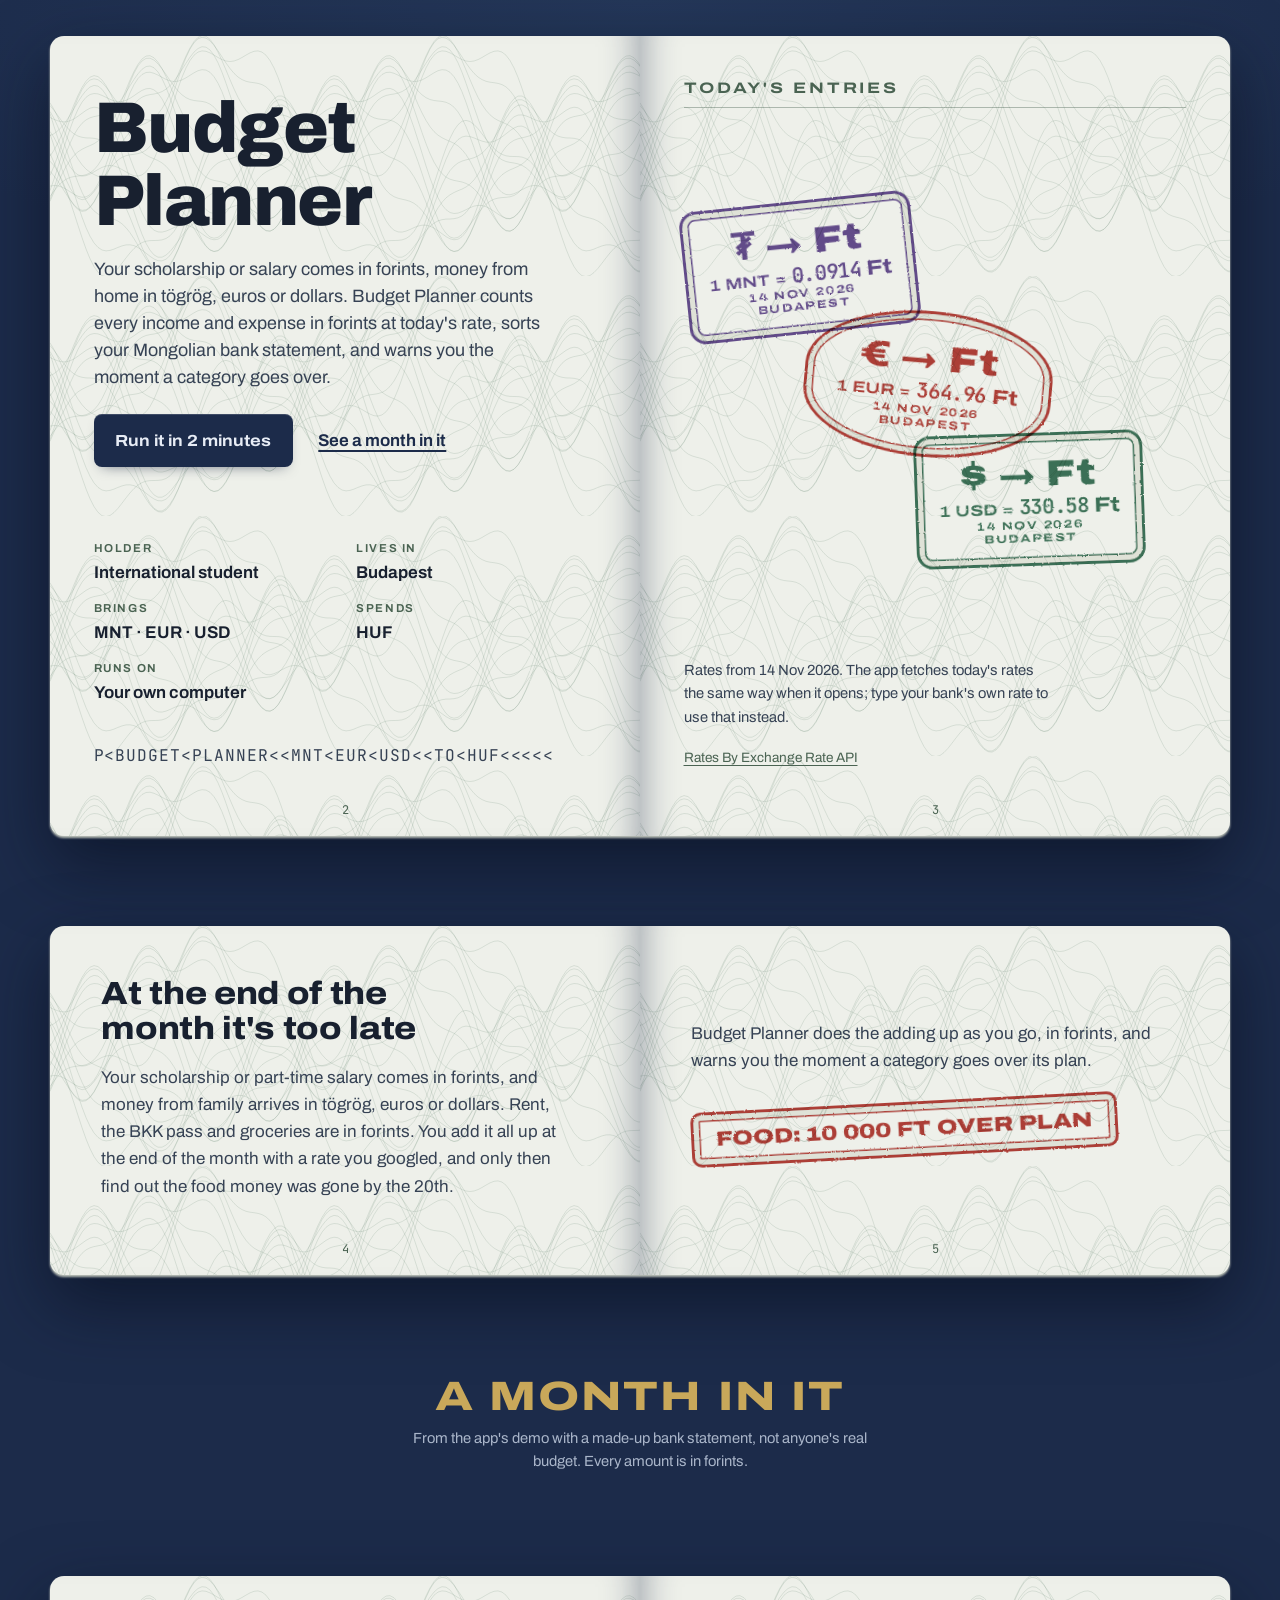
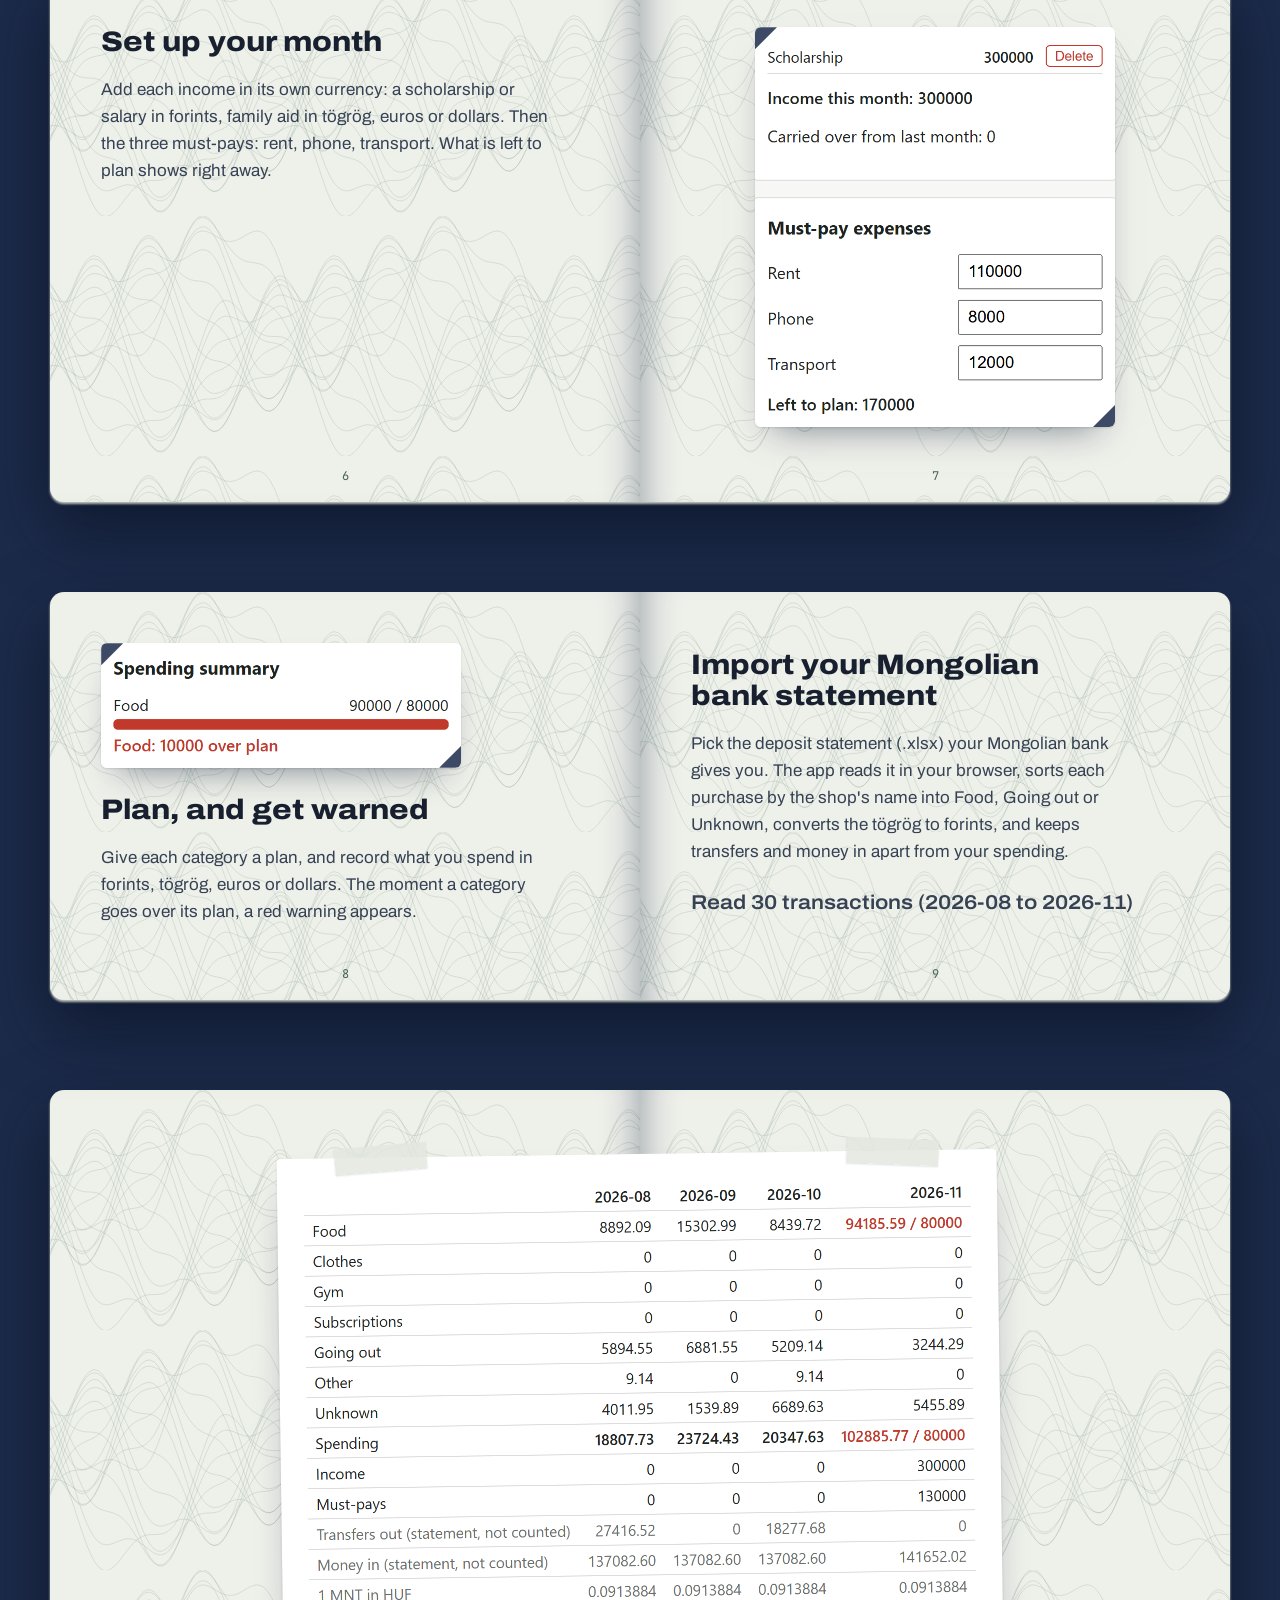
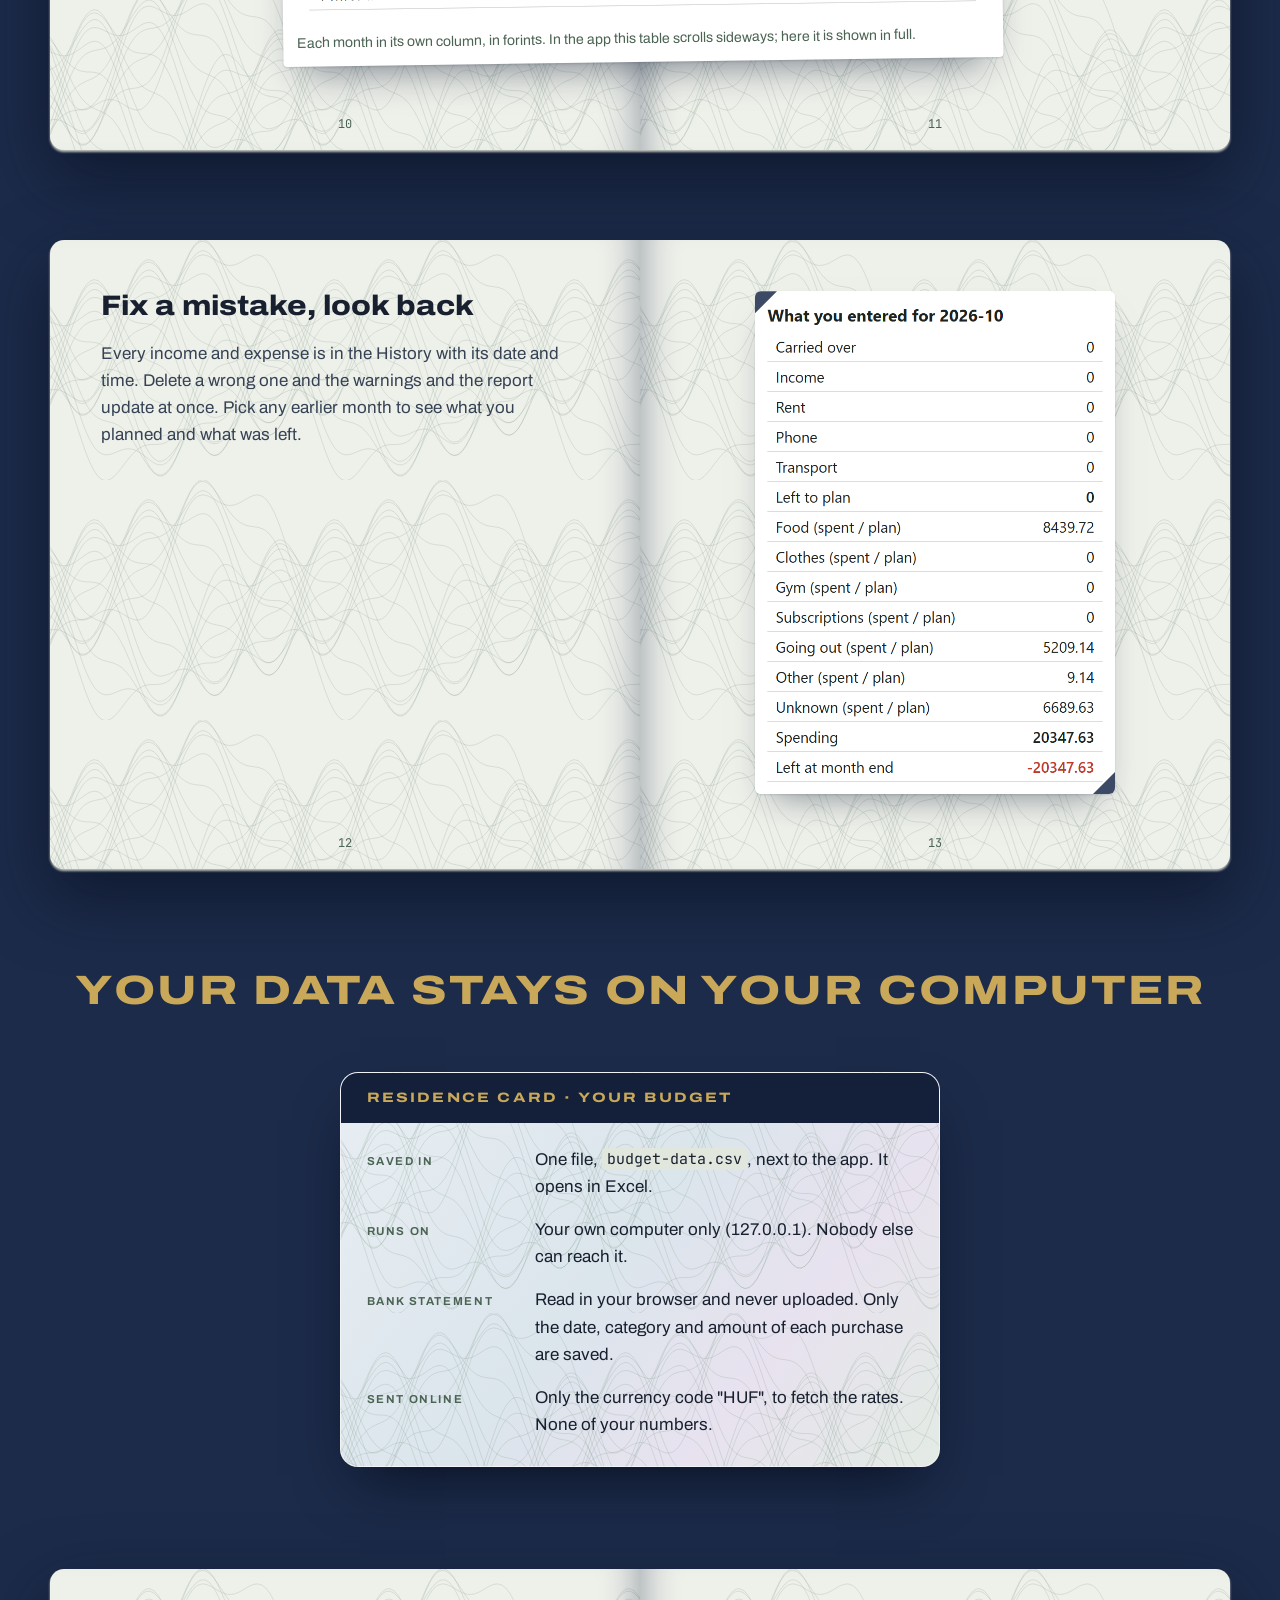
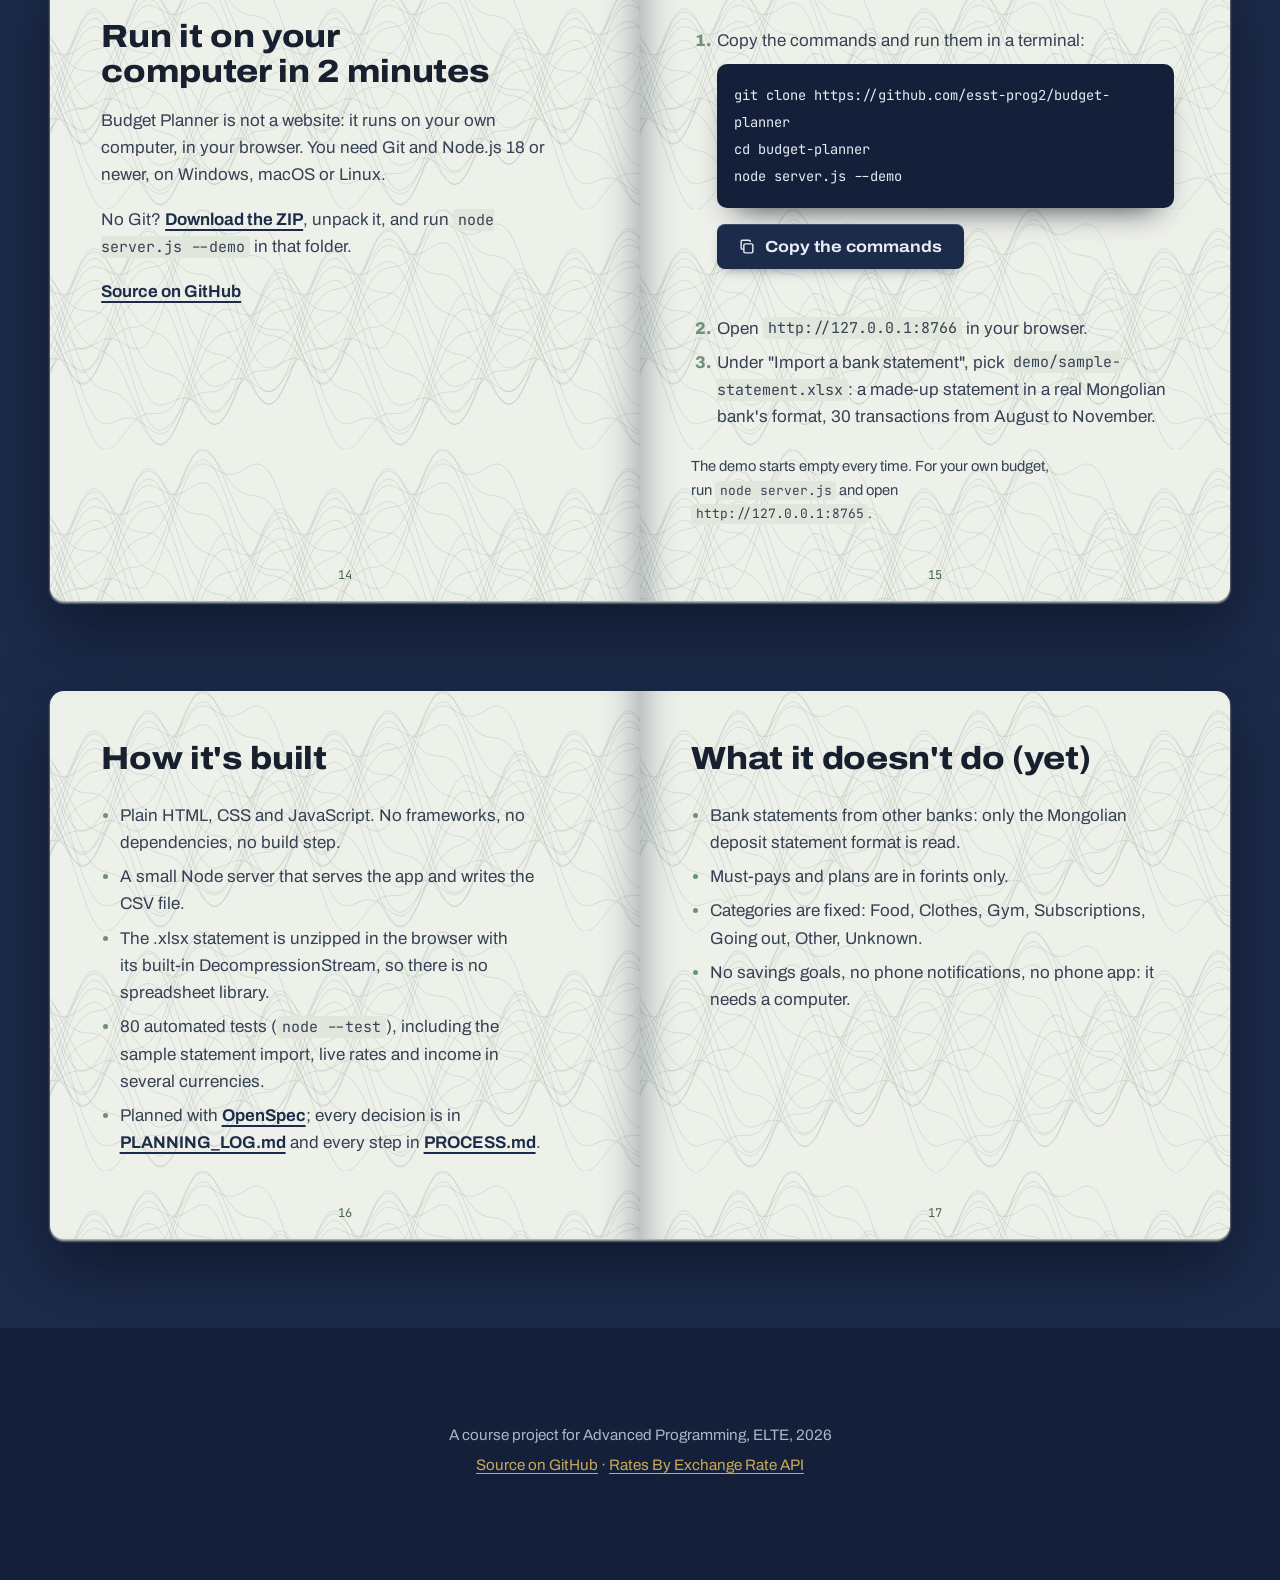
<file: docs/index.html>
<!DOCTYPE html>
<html lang="en">
<head>
  <meta charset="UTF-8">
  <meta name="viewport" content="width=device-width, initial-scale=1.0">
  <title>Budget Planner</title>
  <meta name="description" content="A budget planner for international students in Budapest: every income and expense in tögrög, euros or dollars turned into forints at today's rate, and your bank statement sorted for you.">
  <link rel="preconnect" href="https://fonts.googleapis.com">
  <link rel="preconnect" href="https://fonts.gstatic.com" crossorigin>
  <link rel="stylesheet" href="https://fonts.googleapis.com/css2?family=Archivo:wdth,wght@62..125,400..900&family=JetBrains+Mono:wght@400;600&display=swap">
  <link rel="stylesheet" href="style.css">
</head>
<body>
  <svg width="0" height="0" aria-hidden="true" focusable="false" class="defs">
    <filter id="ink" x="-10%" y="-10%" width="120%" height="120%">
      <feTurbulence type="fractalNoise" baseFrequency="0.9" numOctaves="2" seed="7" result="noise"/>
      <feDisplacementMap in="SourceGraphic" in2="noise" scale="2.2"/>
    </filter>
  </svg>

  <main>
    <!-- Spread 1: the opened passport -->
    <section class="spread spread--open spread--cascade" aria-labelledby="headline">
      <div class="page page--left">
        <h1 id="headline">Budget Planner</h1>
        <p class="lede">Your scholarship or salary comes in forints, money from home in tögrög, euros or dollars. Budget Planner counts every income and expense in forints at today's rate, sorts your Mongolian bank statement, and warns you the moment a category goes over.</p>
        <div class="actions">
          <a class="button" href="#try">Run it in 2 minutes</a>
          <a class="link" href="#month">See a month in it</a>
        </div>
        <dl class="holder">
          <div><dt>Holder</dt><dd>International student</dd></div>
          <div><dt>Lives in</dt><dd>Budapest</dd></div>
          <div><dt>Brings</dt><dd>MNT · EUR · USD</dd></div>
          <div><dt>Spends</dt><dd>HUF</dd></div>
          <div><dt>Runs on</dt><dd>Your own computer</dd></div>
        </dl>
        <p class="mrz" aria-hidden="true">P&lt;BUDGET&lt;PLANNER&lt;&lt;MNT&lt;EUR&lt;USD&lt;&lt;TO&lt;HUF&lt;&lt;&lt;&lt;&lt;&lt;&lt;</p>
        <span class="folio" aria-hidden="true">2</span>
      </div>
      <div class="page page--right">
        <h2 class="page-title">Today's entries</h2>
        <div class="stamps" id="stamps" data-state="static">
          <figure class="stamp stamp--violet">
            <p class="stamp__route">₮ <span aria-hidden="true">→</span><span class="visually-hidden">to</span> Ft</p>
            <p class="stamp__rate"><span class="stamp__one">1 MNT =</span> <span data-rate="MNT">0.0914</span> Ft</p>
            <p class="stamp__meta"><span data-rate-date>14 Nov 2026</span><br>Budapest</p>
          </figure>
          <figure class="stamp stamp--red">
            <p class="stamp__route">€ <span aria-hidden="true">→</span><span class="visually-hidden">to</span> Ft</p>
            <p class="stamp__rate"><span class="stamp__one">1 EUR =</span> <span data-rate="EUR">364.96</span> Ft</p>
            <p class="stamp__meta"><span data-rate-date>14 Nov 2026</span><br>Budapest</p>
          </figure>
          <figure class="stamp stamp--green">
            <p class="stamp__route">$ <span aria-hidden="true">→</span><span class="visually-hidden">to</span> Ft</p>
            <p class="stamp__rate"><span class="stamp__one">1 USD =</span> <span data-rate="USD">330.58</span> Ft</p>
            <p class="stamp__meta"><span data-rate-date>14 Nov 2026</span><br>Budapest</p>
          </figure>
        </div>
        <p class="rates-note" id="rates-note">Rates from 14 Nov 2026. The app fetches today's rates the same way when it opens; type your bank's own rate to use that instead.</p>
        <p class="attribution"><a href="https://www.exchangerate-api.com" rel="noopener">Rates By Exchange Rate API</a></p>
        <span class="folio" aria-hidden="true">3</span>
      </div>
    </section>

    <!-- Spread 2: the problem -->
    <section class="spread" aria-labelledby="problem">
      <div class="page page--left">
        <h2 id="problem">At the end of the month it's too late</h2>
        <p>Your scholarship or part-time salary comes in forints, and money from family arrives in tögrög, euros or dollars. Rent, the BKK pass and groceries are in forints. You add it all up at the end of the month with a rate you googled, and only then find out the food money was gone by the 20th.</p>
        <span class="folio" aria-hidden="true">4</span>
      </div>
      <div class="page page--right page--centred">
        <p>Budget Planner does the adding up as you go, in forints, and warns you the moment a category goes over its plan.</p>
        <p class="stamp stamp--red stamp--wide" role="img" aria-label="Warning stamp: Food: 10 000 Ft over plan">Food: 10 000 Ft over plan</p>
        <span class="folio" aria-hidden="true">5</span>
      </div>
    </section>

    <h2 class="cover-title" id="month">A month in it</h2>
    <p class="cover-note">From the app's demo with a made-up bank statement, not anyone's real budget. Every amount is in forints.</p>

    <section class="spread spread--step" aria-labelledby="step-1">
      <div class="page page--left">
        <h3 id="step-1">Set up your month</h3>
        <p>Add each income in its own currency: a scholarship or salary in forints, family aid in tögrög, euros or dollars. Then the three must-pays: rent, phone, transport. What is left to plan shows right away.</p>
        <span class="folio" aria-hidden="true">6</span>
      </div>
      <div class="page page--right">
        <figure class="shot" data-impeccable-ignore="nested-cards"><img src="img/step-left-to-plan.png" width="348" height="387" loading="lazy" alt="In the app: an income 'Scholarship 300000', 'Income this month: 300000', must-pays rent 110000, phone 8000 and transport 12000, and 'Left to plan: 170000'."></figure>
        <span class="folio" aria-hidden="true">7</span>
      </div>
    </section>

    <section class="spread spread--step" aria-labelledby="step-2">
      <div class="page page--left">
        <figure class="shot shot--strip" data-impeccable-ignore="nested-cards"><img src="img/step-over-plan.png" width="348" height="121" loading="lazy" alt="In the app's spending summary: Food 90000 of an 80000 plan, a full red bar, and the warning 'Food: 10000 over plan'."></figure>
        <h3 id="step-2">Plan, and get warned</h3>
        <p>Give each category a plan, and record what you spend in forints, tögrög, euros or dollars. The moment a category goes over its plan, a red warning appears.</p>
        <span class="folio" aria-hidden="true">8</span>
      </div>
      <div class="page page--right">
        <h3 id="step-3">Import your Mongolian bank statement</h3>
        <p>Pick the deposit statement (.xlsx) your Mongolian bank gives you. The app reads it in your browser, sorts each purchase by the shop's name into Food, Going out or Unknown, converts the tögrög to forints, and keeps transfers and money in apart from your spending.</p>
        <p class="quote">Read 30 transactions (2026-08 to 2026-11)</p>
        <span class="folio" aria-hidden="true">9</span>
      </div>
    </section>

    <section class="spread spread--pasted" aria-label="The monthly report">
      <div class="page page--left" aria-hidden="true"><span class="folio">10</span></div>
      <div class="page page--right" aria-hidden="true"><span class="folio">11</span></div>
      <figure class="pasted" data-impeccable-ignore="nested-cards">
        <img src="img/step-report.png" width="661" height="430" loading="lazy" alt="The monthly report, one column per month from 2026-08 to 2026-11: spending per category in forints with November's food 94185.59 over its 80000 plan in red, income, must-pays, transfers and money in from the statement listed apart, and the MNT rate each month used.">
        <figcaption>Each month in its own column, in forints. In the app this table scrolls sideways; here it is shown in full.</figcaption>
      </figure>
    </section>

    <section class="spread spread--step" aria-labelledby="step-4">
      <div class="page page--left">
        <h3 id="step-4">Fix a mistake, look back</h3>
        <p>Every income and expense is in the History with its date and time. Delete a wrong one and the warnings and the report update at once. Pick any earlier month to see what you planned and what was left.</p>
        <span class="folio" aria-hidden="true">12</span>
      </div>
      <div class="page page--right">
        <figure class="shot" data-impeccable-ignore="nested-cards"><img src="img/step-past-month.png" width="348" height="486" loading="lazy" alt="In the app's History for October 2026: carried over, income, rent, phone, transport, left to plan, each category's spending, total spending and 'Left at month end'."></figure>
        <span class="folio" aria-hidden="true">13</span>
      </div>
    </section>

    <!-- The residence card -->
    <section class="card-section" aria-labelledby="data">
      <h2 class="cover-title" id="data">Your data stays on your computer</h2>
      <div class="residence-card">
        <p class="residence-card__title">Residence card · Your budget</p>
        <dl>
          <div><dt>Saved in</dt><dd>One file, <code>budget-data.csv</code>, next to the app. It opens in Excel.</dd></div>
          <div><dt>Runs on</dt><dd>Your own computer only (127.0.0.1). Nobody else can reach it.</dd></div>
          <div><dt>Bank statement</dt><dd>Read in your browser and never uploaded. Only the date, category and amount of each purchase are saved.</dd></div>
          <div><dt>Sent online</dt><dd>Only the currency code "HUF", to fetch the rates. None of your numbers.</dd></div>
        </dl>
      </div>
    </section>

    <!-- Run it -->
    <section class="spread" id="try" aria-labelledby="try-title">
      <div class="page page--left">
        <h2 id="try-title">Run it on your computer in 2 minutes</h2>
        <p>Budget Planner is not a website: it runs on your own computer, in your browser. You need Git and Node.js 18 or newer, on Windows, macOS or Linux.</p>
        <p>No Git? <a class="link" href="https://github.com/esst-prog2/budget-planner/archive/refs/heads/main.zip">Download the ZIP</a>, unpack it, and run <code>node server.js --demo</code> in that folder.</p>
        <p><a class="link" href="https://github.com/esst-prog2/budget-planner">Source on GitHub</a></p>
        <span class="folio" aria-hidden="true">14</span>
      </div>
      <div class="page page--right">
        <ol class="run-steps">
          <li>
            <p>Copy the commands and run them in a terminal:</p>
            <div class="command">
              <pre id="command"><code>git clone https://github.com/<wbr>esst-prog2/<wbr>budget-planner
cd budget-planner
node server.js --demo</code></pre>
              <button class="button button--copy" type="button" id="copy" aria-describedby="copy-status">
                <svg viewBox="0 0 20 20" width="18" height="18" aria-hidden="true" focusable="false"><rect x="6.5" y="6.5" width="10" height="10" rx="1.5" fill="none" stroke="currentColor" stroke-width="1.6"/><path d="M13.5 4.5v-.5a1.5 1.5 0 0 0-1.5-1.5H5A1.5 1.5 0 0 0 3.5 4v7A1.5 1.5 0 0 0 5 12.5h.5" fill="none" stroke="currentColor" stroke-width="1.6"/></svg>
                <span>Copy the commands</span>
              </button>
              <p class="copy-status" id="copy-status" role="status" aria-live="polite"></p>
            </div>
          </li>
          <li><p>Open <code>http://127.0.0.1:8766</code> in your browser.</p></li>
          <li><p>Under "Import a bank statement", pick <code>demo/sample-statement.xlsx</code>: a made-up statement in a real Mongolian bank's format, 30 transactions from August to November.</p></li>
        </ol>
        <p class="run-note">The demo starts empty every time. For your own budget, run <code>node server.js</code> and open <code>http://127.0.0.1:8765</code>.</p>
        <span class="folio" aria-hidden="true">15</span>
      </div>
    </section>

    <!-- Built / not yet -->
    <section class="spread" aria-labelledby="built">
      <div class="page page--left">
        <h2 id="built">How it's built</h2>
        <ul>
          <li>Plain HTML, CSS and JavaScript. No frameworks, no dependencies, no build step.</li>
          <li>A small Node server that serves the app and writes the CSV file.</li>
          <li>The .xlsx statement is unzipped in the browser with its built-in DecompressionStream, so there is no spreadsheet library.</li>
          <li>80 automated tests (<code>node --test</code>), including the sample statement import, live rates and income in several currencies.</li>
          <li>Planned with <a class="link" href="https://github.com/esst-prog2/budget-planner/tree/main/openspec">OpenSpec</a>; every decision is in <a class="link" href="https://github.com/esst-prog2/budget-planner/blob/main/PLANNING_LOG.md">PLANNING_LOG.md</a> and every step in <a class="link" href="https://github.com/esst-prog2/budget-planner/blob/main/PROCESS.md">PROCESS.md</a>.</li>
        </ul>
        <span class="folio" aria-hidden="true">16</span>
      </div>
      <div class="page page--right">
        <h2>What it doesn't do (yet)</h2>
        <ul>
          <li>Bank statements from other banks: only the Mongolian deposit statement format is read.</li>
          <li>Must-pays and plans are in forints only.</li>
          <li>Categories are fixed: Food, Clothes, Gym, Subscriptions, Going out, Other, Unknown.</li>
          <li>No savings goals, no phone notifications, no phone app: it needs a computer.</li>
        </ul>
        <span class="folio" aria-hidden="true">17</span>
      </div>
    </section>
  </main>

  <footer class="back-cover">
    <p>A course project for Advanced Programming, ELTE, 2026</p>
    <p><a href="https://github.com/esst-prog2/budget-planner">Source on GitHub</a> · <a href="https://www.exchangerate-api.com" rel="noopener">Rates By Exchange Rate API</a></p>
  </footer>

  <script src="rates.js"></script>
</body>
</html>
</file>
<file: docs/style.css>
/* Budget Planner promo page: one passport, opened.
   Navy cover as the ground, security-paper pages, rubber-stamp inks. */

:root {
  --cover: #1c2b4a;
  --cover-deep: #142039;
  --foil: #c9a85a;
  --on-cover: #e7ecf5;
  --on-cover-soft: #aab6ca;

  --paper: #eef0ea;
  --paper-band: #e2e7de;
  --ink: #18202f;
  --ink-soft: #364254;
  --label: #4a6352;
  --guilloche: #6e8f7a;

  --violet: #5b3f8c;
  --red: #b3322b;
  --green: #2f6b4f;

  --page-radius: 14px;

  --display: "Archivo", "Arial Narrow", sans-serif;
  --text: "Archivo", system-ui, sans-serif;
  --mono: "JetBrains Mono", ui-monospace, monospace;

  color-scheme: light;
}

* {
  box-sizing: border-box;
}

html {
  scrollbar-color: var(--guilloche) var(--cover-deep);
  scroll-behavior: smooth;
}

@media (prefers-reduced-motion: reduce) {
  html {
    scroll-behavior: auto;
  }
}

body {
  margin: 0;
  font-family: var(--text);
  font-size: 1.0625rem;
  line-height: 1.6;
  color: var(--ink);
  background:
    radial-gradient(ellipse 120% 60% at 50% 0%, #243759 0%, var(--cover) 55%) fixed,
    var(--cover);
  caret-color: var(--violet);
}

::selection {
  background: var(--violet);
  color: #fff;
}

:focus-visible {
  outline: 3px solid var(--violet);
  outline-offset: 3px;
  border-radius: 4px;
}

.defs {
  position: absolute;
}

.visually-hidden {
  position: absolute;
  width: 1px;
  height: 1px;
  overflow: hidden;
  clip-path: inset(50%);
  white-space: nowrap;
}

main {
  padding: clamp(16px, 4vh, 48px) 16px 0;
}

a {
  color: inherit;
}

code {
  font-family: var(--mono);
  font-size: 0.88em;
  background: var(--paper-band);
  padding: 0.1em 0.35em;
  border-radius: 4px;
}

/* ---------- The passport spread ---------- */

.spread {
  position: relative;
  display: grid;
  grid-template-columns: repeat(2, minmax(0, 1fr));
  max-width: 1180px;
  margin: 0 auto clamp(48px, 7vw, 96px);
  /* The stacked page edges under the spread, and the passport's shadow on the cover. */
  filter:
    drop-shadow(0 2px 1px rgba(205, 211, 199, 0.9))
    drop-shadow(0 26px 34px rgba(4, 10, 24, 0.55));
}

.page {
  position: relative;
  display: flex;
  flex-direction: column;
  gap: 1.1rem;
  padding: clamp(24px, 4vw, 64px);
  padding-bottom: calc(clamp(24px, 4vw, 64px) + 1.5rem);
  background-color: var(--paper);
  background-image: url("img/guilloche.svg");
  background-size: 480px 240px;
  min-width: 0;
  container-type: inline-size;
}

.page--left {
  border-radius: var(--page-radius) 0 0 var(--page-radius);
  box-shadow: inset -34px 0 34px -30px rgba(28, 43, 74, 0.38);
}

.page--right {
  border-radius: 0 var(--page-radius) var(--page-radius) 0;
  box-shadow: inset 34px 0 34px -30px rgba(28, 43, 74, 0.38);
}

.page--centred {
  justify-content: center;
}

.page > p:not(.stamp),
.page li {
  max-width: 46ch;
  color: var(--ink-soft);
}

.page p,
.page ul {
  margin: 0;
}

.folio {
  position: absolute;
  bottom: 16px;
  left: 50%;
  transform: translateX(-50%);
  font-family: var(--mono);
  font-size: 0.75rem;
  color: var(--label);
}

h1,
h2,
h3 {
  margin: 0;
  font-family: var(--display);
  color: var(--ink);
  text-wrap: balance;
}

h1 {
  font-size: clamp(2.8rem, 5.6vw, 5.2rem);
  font-weight: 850;
  font-stretch: 100%;
  line-height: 1.02;
  letter-spacing: -0.02em;
  margin-top: 0.8rem;
}

.page h2 {
  font-size: clamp(1.6rem, 2.5vw, 2.2rem);
  font-weight: 800;
  font-stretch: 112%;
  line-height: 1.08;
  letter-spacing: -0.01em;
}

h3 {
  font-size: clamp(1.45rem, 2.2vw, 1.9rem);
  font-weight: 800;
  font-stretch: 112%;
  line-height: 1.1;
}

/* ---------- First spread ---------- */

.spread--open .page {
  padding: clamp(24px, 3.4vw, 52px);
  padding-bottom: calc(clamp(24px, 3.4vw, 52px) + 1.5rem);
  min-height: clamp(560px, calc(100vh - 96px), 800px);
}

.page > .lede {
  font-size: clamp(1.1rem, 1.4vw, 1.25rem);
  line-height: 1.5;
  color: var(--ink-soft);
}

.actions {
  display: flex;
  flex-wrap: wrap;
  align-items: center;
  gap: 0.9rem 1.6rem;
  margin-top: 0.4rem;
}

.button {
  display: inline-flex;
  align-items: center;
  gap: 0.55rem;
  padding: 0.85rem 1.35rem;
  border: 0;
  border-radius: 8px;
  background: var(--cover);
  color: var(--on-cover);
  font-family: var(--display);
  font-size: 1rem;
  font-weight: 700;
  font-stretch: 112%;
  text-decoration: none;
  cursor: pointer;
  box-shadow: 0 1px 0 rgba(255, 255, 255, 0.15) inset, 0 6px 14px -8px rgba(20, 32, 57, 0.7);
  transition: background-color 0.2s cubic-bezier(0.16, 1, 0.3, 1), transform 0.2s cubic-bezier(0.16, 1, 0.3, 1);
}

.button:hover {
  background: var(--violet);
}

.button:active {
  transform: translateY(1px);
}

.link {
  font-weight: 650;
  color: var(--cover);
  text-decoration-thickness: 1.5px;
  text-underline-offset: 0.22em;
}

.link:hover {
  color: var(--violet);
}

.holder {
  display: grid;
  grid-template-columns: repeat(2, minmax(0, 1fr));
  gap: 0.8rem 1.4rem;
  margin: auto 0 0;
  padding-top: 1rem;
}

.holder dt,
.residence-card dt {
  font-size: 0.72rem;
  font-weight: 650;
  letter-spacing: 0.14em;
  text-transform: uppercase;
  color: var(--label);
}

.holder dd {
  margin: 0.1rem 0 0;
  font-weight: 650;
  color: var(--ink);
}

.mrz {
  margin: 0;
  /* 44 characters, as on a passport, on one line at every width. */
  font-family: var(--mono);
  font-size: calc(100cqi / 31);
  letter-spacing: 0.06em;
  white-space: nowrap;
  overflow: hidden;
  color: var(--ink-soft);
}

/* The opening spread (layout chosen with /impeccable generate): the left page
   groups headline, action and holder fields at the top with the MRZ line at
   its foot; the stamps step diagonally down the visa page, overlapping like a
   page stamped over a semester. Phones keep the stacked order below. */
@media (min-width: 861px) {
  .spread--cascade .holder {
    margin-top: 2.4rem;
  }

  .spread--cascade .mrz {
    margin-top: auto;
  }

  .spread--cascade .stamps {
    display: flex;
    flex-direction: column;
    align-items: flex-start;
    justify-content: center;
    gap: 0;
    padding-block: 1.2rem;
  }

  .spread--cascade .stamp:nth-child(2) {
    margin-left: 24%;
    margin-top: -1.44rem;
  }

  .spread--cascade .stamp:nth-child(3) {
    margin-left: 46%;
    margin-top: -1.44rem;
  }
}

/* ---------- Stamps ---------- */

.page .page-title {
  font-size: 0.95rem;
  font-weight: 700;
  font-stretch: 125%;
  letter-spacing: 0.18em;
  text-transform: uppercase;
  color: var(--label);
  padding-bottom: 0.7rem;
  border-bottom: 1px solid rgba(74, 99, 82, 0.4);
}

.stamps {
  display: grid;
  grid-template-columns: repeat(2, minmax(0, 1fr));
  gap: clamp(1rem, 2.4vw, 2rem);
  align-content: center;
  justify-items: center;
  flex: 1;
  padding-block: 1rem;
}

.stamp {
  --r: 0deg;
  margin: 0;
  padding: 1.1rem 1.3rem;
  border: 3px solid currentColor;
  border-radius: 16px;
  box-shadow: inset 0 0 0 5px var(--paper), inset 0 0 0 6.5px currentColor;
  font-family: var(--display);
  font-stretch: 125%;
  text-align: center;
  line-height: 1.15;
  min-width: 13.5rem;
  transform: rotate(var(--r));
  filter: url(#ink);
  mix-blend-mode: multiply;
  opacity: 0.92;
}

.page .stamp p {
  margin: 0;
  max-width: none;
  color: inherit;
}

.stamp--violet {
  --r: -6deg;
  color: var(--violet);
}

.stamp--red {
  --r: 5deg;
  color: var(--red);
  border-radius: 50% / 42%;
  padding: 1.5rem 1.9rem;
}

.stamp--green {
  --r: -2deg;
  color: var(--green);
  grid-column: 1 / -1;
}

.stamp__route {
  white-space: nowrap;
  font-size: clamp(1.8rem, 2.8vw, 2.5rem);
  font-weight: 900;
  letter-spacing: 0.02em;
}

.page .stamp__rate {
  margin-top: 0.35rem;
  white-space: nowrap;
  font-size: clamp(1.1rem, 1.6vw, 1.35rem);
  font-weight: 750;
  font-variant-numeric: tabular-nums;
}

.stamp [data-rate] {
  font-family: var(--mono);
  font-weight: 600;
  letter-spacing: -0.02em;
}

.stamp__one {
  font-size: 0.75em;
  font-weight: 600;
}

.page .stamp__meta {
  margin-top: 0.4rem;
  text-transform: uppercase;
  font-size: 0.7rem;
  font-weight: 650;
  letter-spacing: 0.14em;
}

.page .stamp--wide {
  --r: -3deg;
  align-self: flex-start;
  margin-top: 0.6rem;
  padding: 0.8rem 1.4rem;
  border-radius: 10px;
  font-size: clamp(1.1rem, 1.6vw, 1.35rem);
  font-weight: 850;
  text-transform: uppercase;
  max-width: none;
}

.stamps.is-pressing .stamp {
  animation: press 0.55s cubic-bezier(0.16, 1, 0.3, 1) both;
}

.stamps.is-pressing .stamp:nth-child(2) {
  animation-delay: 0.14s;
}

.stamps.is-pressing .stamp:nth-child(3) {
  animation-delay: 0.28s;
}

@keyframes press {
  0% {
    transform: rotate(var(--r)) scale(1.08);
    opacity: 0.55;
  }
  55% {
    transform: rotate(var(--r)) scale(0.985);
    opacity: 0.95;
  }
  100% {
    transform: rotate(var(--r)) scale(1);
    opacity: 0.92;
  }
}

@media (prefers-reduced-motion: reduce) {
  .stamps.is-pressing .stamp {
    animation: none;
  }
}

.rates-note {
  font-size: 0.92rem;
}

.attribution {
  font-size: 0.85rem;
}

.attribution a {
  color: var(--label);
  text-underline-offset: 0.2em;
}

/* ---------- Steps ---------- */

.page .quote {
  align-self: flex-start;
  margin-top: 0.2rem;
  font-family: var(--display);
  font-size: 1.25rem;
  font-stretch: 112%;
  font-weight: 600;
  color: var(--ink);
  max-width: none;
}

.page .quote--over {
  color: var(--red);
}

.spread--step .page--right {
  justify-content: center;
}

/* A crop of the real app, mounted on the page with photo corners. The crops
   are taken at phone width and twice the density, so the app's text reads at
   its own size. */
.shot {
  position: relative;
  align-self: center;
  width: min(100%, 360px);
  margin: 0;
  overflow: hidden;
  border-radius: 6px;
  background: #fff;
  box-shadow: 0 1px 2px rgba(20, 32, 57, 0.12), 0 18px 34px -18px rgba(20, 32, 57, 0.55);
}

.shot--strip {
  align-self: flex-start;
  margin-bottom: 0.6rem;
}

/* Photo corners holding the crop on the page. */
.shot::before,
.shot::after {
  content: "";
  position: absolute;
  z-index: 1;
  width: 22px;
  height: 22px;
  background: var(--cover);
  opacity: 0.85;
}

.shot::before {
  top: 0;
  left: 0;
  clip-path: polygon(0 0, 100% 0, 0 100%);
}

.shot::after {
  bottom: 0;
  right: 0;
  clip-path: polygon(100% 0, 100% 100%, 0 100%);
}

.shot img {
  display: block;
  width: 100%;
  height: auto;
}

/* The report, pasted across the gutter of its own spread. */
.spread--pasted .page {
  grid-row: 1;
}

.spread--pasted .page--left {
  grid-column: 1;
}

.spread--pasted .page--right {
  grid-column: 2;
}

.pasted {
  position: relative;
  z-index: 1;
  grid-row: 1;
  grid-column: 1 / -1;
  justify-self: center;
  align-self: center;
  width: min(100% - 2 * clamp(16px, 4vw, 64px), 720px);
  margin: clamp(32px, 5vw, 72px) 0 calc(clamp(32px, 5vw, 72px) + 1.5rem);
  padding: 14px 14px 12px;
  border-radius: 4px;
  background: #fff;
  transform: rotate(-0.8deg);
  box-shadow: 0 1px 2px rgba(20, 32, 57, 0.15), 0 22px 40px -20px rgba(20, 32, 57, 0.6);
}

/* Two strips of tape holding the sheet. */
.pasted::before,
.pasted::after {
  content: "";
  position: absolute;
  top: -12px;
  width: 92px;
  height: 26px;
  background: rgba(226, 231, 222, 0.82);
  box-shadow: 0 1px 2px rgba(20, 32, 57, 0.12);
}

.pasted::before {
  left: 8%;
  transform: rotate(-4deg);
}

.pasted::after {
  right: 8%;
  transform: rotate(3deg);
}

.pasted img {
  display: block;
  width: 100%;
  height: auto;
}

.pasted figcaption {
  margin-top: 0.6rem;
  font-size: 0.88rem;
  color: var(--label);
}

/* ---------- Run it ---------- */

.run-steps {
  margin: 0;
  padding-left: 1.4rem;
}

.run-steps > li {
  margin: 0 0 1.1rem;
  padding-left: 0.2rem;
}

.run-steps > li::marker {
  font-family: var(--display);
  font-weight: 800;
  color: var(--cover);
}

.run-steps .command {
  margin: 0.6rem 0 0;
}

.page .run-note {
  font-size: 0.92rem;
}

/* No word left alone on the last line of a paragraph. */
.page p,
.page li {
  text-wrap: pretty;
}

/* ---------- On the cover ---------- */

.cover-title {
  max-width: 1180px;
  margin: 0 auto clamp(28px, 4vw, 48px);
  padding: 0 8px;
  font-family: var(--display);
  font-size: clamp(1.5rem, 3.2vw, 2.6rem);
  font-weight: 800;
  font-stretch: 125%;
  letter-spacing: 0.05em;
  text-transform: uppercase;
  text-align: center;
  color: var(--foil);
}

.cover-note {
  max-width: 60ch;
  margin: calc(-1 * clamp(24px, 4vw, 56px)) auto clamp(56px, 8vw, 112px);
  padding: 0 8px;
  text-align: center;
  font-size: 0.92rem;
  color: var(--on-cover-soft);
}

/* ---------- Residence card ---------- */

.card-section {
  margin: 0 auto clamp(56px, 8vw, 112px);
}

.residence-card {
  max-width: 600px;
  margin: 0 auto;
  overflow: hidden;
  border-radius: 18px;
  border: 1px solid rgba(255, 255, 255, 0.55);
  background:
    url("img/guilloche.svg"),
    linear-gradient(128deg, #e8eef3 0%, #dbe5ec 46%, #e8e2ef 72%, #e3ebe4 100%);
  background-size: 480px 240px, auto;
  box-shadow: 0 28px 56px -20px rgba(4, 10, 24, 0.8);
}

.residence-card__title {
  margin: 0;
  padding: 0.9rem 1.6rem;
  background: var(--cover-deep);
  color: var(--foil);
  font-family: var(--display);
  font-size: 0.85rem;
  font-weight: 750;
  font-stretch: 125%;
  letter-spacing: 0.16em;
  text-transform: uppercase;
}

.residence-card dl {
  margin: 0;
  padding: 1.4rem 1.6rem 1.7rem;
  display: grid;
  gap: 1rem;
}

.residence-card dl > div {
  display: grid;
  grid-template-columns: 9.5rem 1fr;
  gap: 1rem;
  align-items: baseline;
}

.residence-card dd {
  margin: 0;
  color: var(--ink);
}

/* ---------- Try it ---------- */

.command {
  display: flex;
  flex-direction: column;
  align-items: flex-start;
  gap: 1rem;
  margin: auto 0;
  width: 100%;
}

.command pre {
  width: 100%;
  margin: 0;
  padding: 1.1rem 1.1rem;
  overflow-x: auto;
  background: var(--cover-deep);
  border-radius: 10px;
  box-shadow: 0 16px 30px -18px rgba(4, 10, 24, 0.9);
}

.command code {
  padding: 0;
  background: none;
  color: var(--on-cover);
  /* The longest line (the clone URL, 54 characters) fits the page; on phones
     it may break only after a "/" (the <wbr> marks), never inside a name.
     Copy uses the exact text, which has no breaks. */
  font-size: clamp(0.78rem, calc((100cqi - 2.2rem) / 33), 0.95rem);
  line-height: 1.75;
  white-space: pre-wrap;
}

.page .copy-status {
  min-height: 1.5em;
  margin: 0;
  font-size: 0.92rem;
  font-weight: 650;
  color: var(--green);
}

.page ul {
  padding-left: 1.15rem;
}

.page li {
  margin: 0.45rem 0;
}

.page li::marker {
  color: var(--guilloche);
}

/* ---------- Back cover ---------- */

.back-cover {
  padding: clamp(48px, 7vw, 88px) 16px clamp(56px, 8vw, 96px);
  background: var(--cover-deep);
  text-align: center;
  color: var(--on-cover-soft);
  font-size: 0.95rem;
}

.back-cover p {
  margin: 0.4rem 0;
}

.back-cover a {
  color: var(--foil);
  text-underline-offset: 0.2em;
}

/* ---------- Phones and narrow windows: pages stack in reading order ---------- */

@media (max-width: 860px) {
  .spread {
    grid-template-columns: minmax(0, 1fr);
  }

  .page--left {
    border-radius: var(--page-radius) var(--page-radius) 0 0;
    box-shadow: inset 0 -30px 30px -28px rgba(28, 43, 74, 0.38);
  }

  .page--right {
    border-radius: 0 0 var(--page-radius) var(--page-radius);
    box-shadow: inset 0 30px 30px -28px rgba(28, 43, 74, 0.38);
  }

  /* The opening spread reads as one page on a phone, so the stamps follow the
     headline and the action instead of waiting below the holder fields. */
  .spread--open {
    display: flex;
    flex-direction: column;
    gap: 1rem;
    padding: 24px 22px 32px;
    border-radius: var(--page-radius);
    background: var(--paper) url("img/guilloche.svg");
    background-size: 480px 240px;
    container-type: inline-size;
  }

  .spread--open .page {
    display: contents;
  }

  .spread--open .folio {
    display: none;
  }

  .spread--open h1 { order: 2; margin-top: 0.2rem; }
  .spread--open .lede { order: 3; }
  .spread--open .actions { order: 4; }
  .spread--open .page-title { order: 5; margin-top: 0.6rem; }
  .spread--open .stamps { order: 6; padding-block: 0.4rem; }
  .spread--open .rates-note { order: 7; }
  .spread--open .attribution { order: 8; }
  .spread--open .holder { order: 9; margin-top: 0.6rem; }
  .spread--open .mrz { order: 10; }

  .holder {
    margin-top: 0.6rem;
  }

  .residence-card dl > div {
    grid-template-columns: 1fr;
    gap: 0.15rem;
  }

  /* The report is wider than a phone: it keeps its size and scrolls
     sideways, as it does in the app. */
  .spread--pasted {
    display: block;
  }

  .spread--pasted .page {
    display: none;
  }

  .pasted {
    width: auto;
    margin: 0;
    overflow-x: auto;
    transform: none;
  }

  .pasted::before,
  .pasted::after {
    display: none;
  }

  .pasted img {
    width: 661px;
    max-width: none;
  }
}

@media (max-width: 420px) {
  .stamp {
    min-width: 0;
    padding: 0.8rem 0.9rem;
  }

  .stamp--red {
    padding: 1.1rem 1.2rem;
  }

  .page .stamp__rate {
    white-space: normal;
  }

  .stamp__route {
    font-size: 1.45rem;
  }
}
</file>
